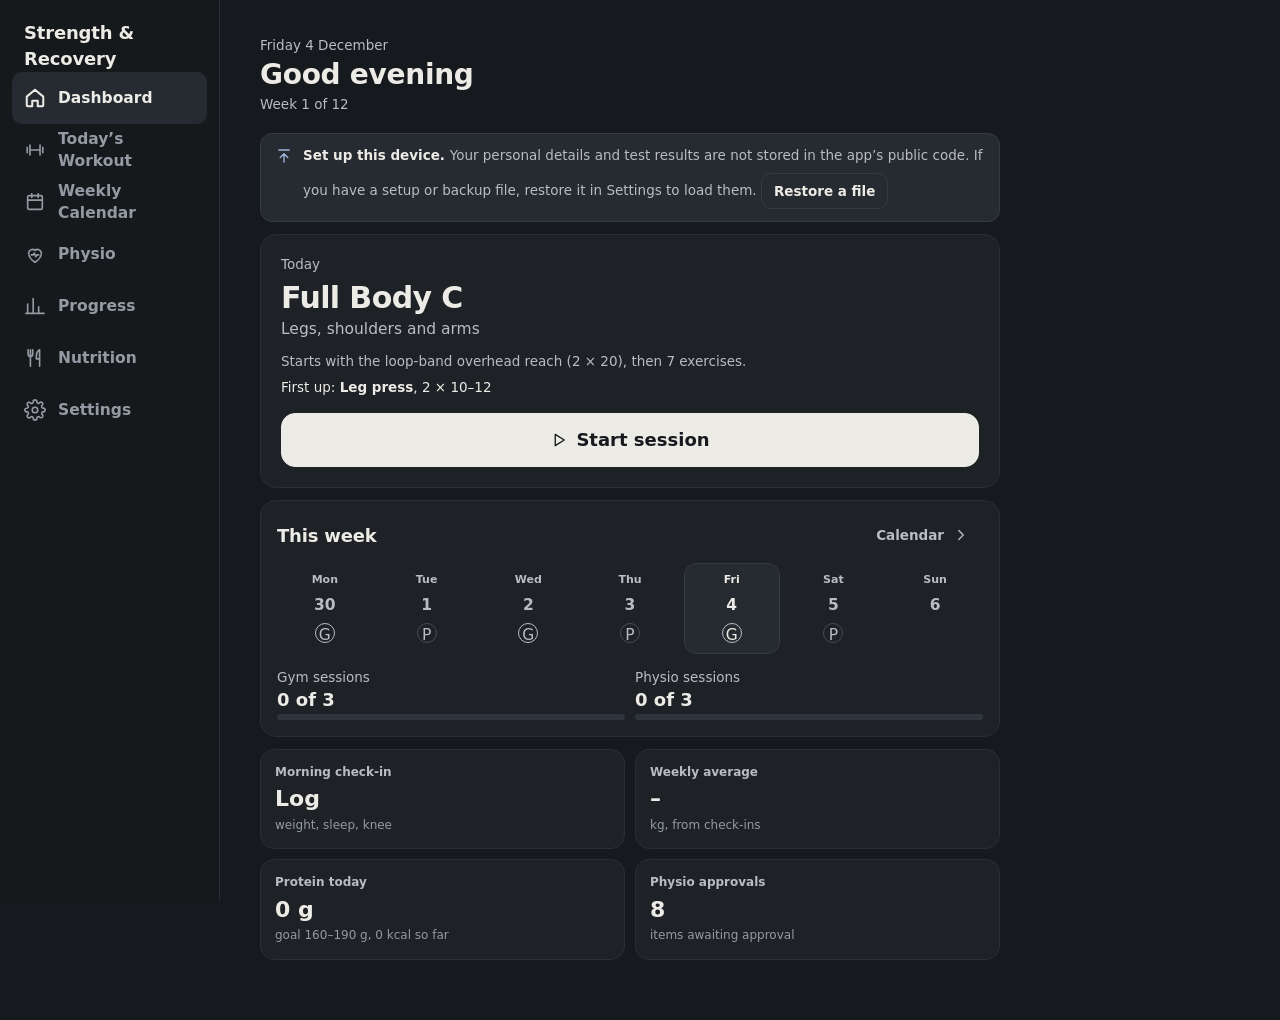
<file: index.html>
<!doctype html>
<html lang="en-GB">
  <head>
    <meta charset="UTF-8" />
    <meta name="viewport" content="width=device-width, initial-scale=1, viewport-fit=cover" />
    <meta name="theme-color" content="#16191d" />
    <meta name="color-scheme" content="dark" />
    <meta name="description" content="Personal strength training, physiotherapy and recovery tracker. Data stays in your browser." />
    <meta name="apple-mobile-web-app-capable" content="yes" />
    <meta name="mobile-web-app-capable" content="yes" />
    <meta name="apple-mobile-web-app-status-bar-style" content="black-translucent" />
    <meta name="apple-mobile-web-app-title" content="Strength" />
    <link rel="icon" type="image/svg+xml" href="./icon.svg" />
    <link rel="apple-touch-icon" href="./apple-touch-icon.png" />
    <link rel="manifest" href="./manifest.webmanifest" />
    <title>Strength &amp; Recovery</title>
  <link rel="stylesheet" href="./assets/app.css" /></head>
  <body>
    <div id="root"></div>
    <noscript>Strength &amp; Recovery needs JavaScript to run.</noscript>
    <script type="module" src="./assets/app.js"></script>
  </body>
</html>
</file>
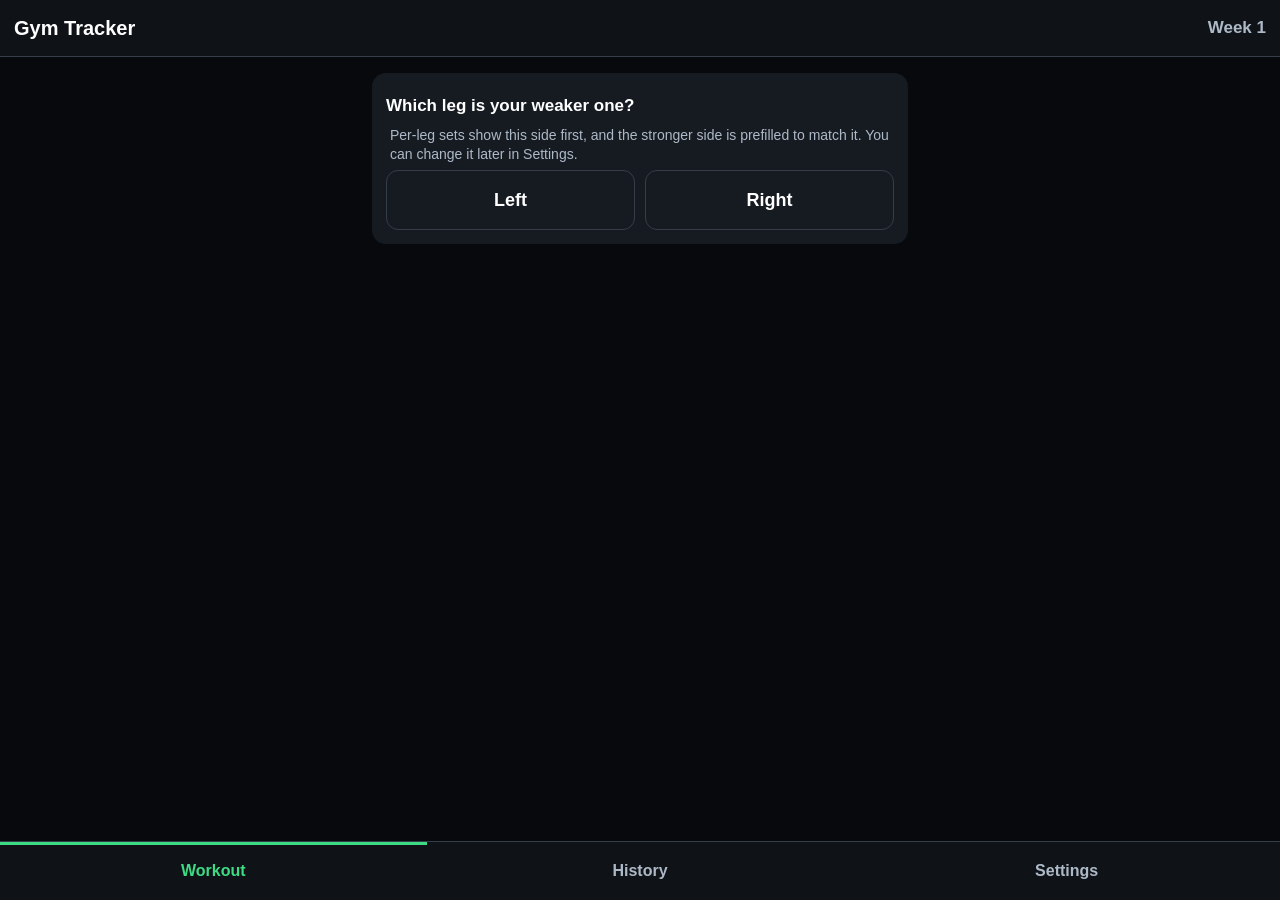
<file: legacy/index.html>
<!DOCTYPE html>
<html lang="en">
<head>
<meta charset="utf-8">
<meta name="viewport" content="width=device-width, initial-scale=1, viewport-fit=cover">
<title>Gym Tracker</title>
<meta name="theme-color" content="#0f1318">
<meta name="mobile-web-app-capable" content="yes">
<meta name="apple-mobile-web-app-capable" content="yes">
<meta name="apple-mobile-web-app-status-bar-style" content="black-translucent">
<meta name="apple-mobile-web-app-title" content="Gym">
<meta name="format-detection" content="telephone=no">
<link rel="manifest" href="manifest.json">
<link rel="icon" type="image/png" href="icon-192.png">
<link rel="apple-touch-icon" href="apple-touch-icon.png">
<style>
:root{--bg:#07090c;--bar:#0f1318;--card:#161b22;--card2:#232a34;--line:#343e4b;--text:#fff;--dim:#aeb9c7;--acc:#3ddc84;--ink:#03170b;--warn:#ffb629;--bad:#ff6b6b;--weak:#62c8ff}
*{box-sizing:border-box}
[hidden]{display:none!important}
html{-webkit-text-size-adjust:100%;text-size-adjust:100%;scroll-padding-top:120px}
body{margin:0;background:var(--bg);color:var(--text);font:17px/1.35 -apple-system,BlinkMacSystemFont,"Segoe UI",Roboto,Helvetica,Arial,sans-serif;overflow-x:hidden;overscroll-behavior-y:contain;-webkit-tap-highlight-color:transparent}
button,.btn{font:inherit;color:inherit;border:0;border-radius:12px;min-height:48px;padding:0 14px;background:var(--card2);touch-action:manipulation;cursor:pointer;-webkit-appearance:none;appearance:none}
button:active,.btn:active{filter:brightness(1.3)}
p{margin:8px 0}

/* pinned top bar: title, session clock, rest timer */
.top{position:sticky;top:0;z-index:15;background:var(--bar);border-bottom:1px solid var(--line);padding:calc(env(safe-area-inset-top) + 8px) 14px 8px}
.bar{display:flex;align-items:center;justify-content:space-between;gap:10px;min-height:40px}
.title{font-size:20px;font-weight:800;min-width:0}
.title small{display:block;font-size:13px;font-weight:500;color:var(--dim)}
.side-note{color:var(--dim);font-weight:700;white-space:nowrap}
.clock{font-size:24px;font-weight:800;font-variant-numeric:tabular-nums;white-space:nowrap;text-align:right}
.clock small{display:block;font-size:11px;font-weight:600;letter-spacing:.08em;text-transform:uppercase;color:var(--dim)}
.clock.over{color:var(--warn)}
.timer{text-align:center;padding-top:4px}
.tlabel{font-size:13px;font-weight:700;letter-spacing:.12em;text-transform:uppercase;color:var(--dim)}
.tnum{font-size:76px;line-height:1;font-weight:800;font-variant-numeric:tabular-nums;margin:2px 0 8px}
.tbtns{display:grid;grid-template-columns:repeat(3,1fr);gap:8px}
.tbtns button{min-height:52px;font-size:18px;font-weight:800}
.timer.over .tnum,.timer.over .tlabel{color:var(--acc)}
.timer.over .adj{display:none}
.timer.over .tbtns{grid-template-columns:1fr}
body.typing .timer{display:flex;align-items:baseline;justify-content:center;gap:12px;padding-top:0}
body.typing .tnum{font-size:34px;margin:0}
body.typing .tbtns{display:none}

main{padding:4px 12px calc(100px + env(safe-area-inset-bottom));max-width:560px;margin:0 auto}
h2,.label{font-size:13px;font-weight:700;letter-spacing:.09em;text-transform:uppercase;color:var(--dim);margin:22px 4px 8px}
.card{background:var(--card);border-radius:14px;padding:14px;margin:12px 0}
.note{border-left:5px solid var(--weak)}
.note.warn{border-left-color:var(--warn)}
.note.bad{border-left-color:var(--bad);background:#2a1414}
.meta{color:var(--dim);font-size:14px;margin:6px 4px}
.big{display:block;width:100%;min-height:80px;padding:14px 16px;border-radius:16px;text-align:left}
.big b{display:block;font-size:25px;line-height:1.2}
.big span{display:block;font-size:15px;font-weight:600;opacity:.85}
.go{background:var(--acc);color:var(--ink);font-weight:800}
.ghost{background:transparent;border:1.5px solid var(--line);font-weight:700}
.danger{background:transparent;border:1.5px solid #6a2c2c;color:var(--bad);font-weight:700}
.wide{display:flex;align-items:center;justify-content:center;width:100%;min-height:56px;margin-top:10px;font-size:18px}
.two{display:grid;grid-template-columns:1fr 1fr;gap:10px}
.two button{min-height:60px;font-size:18px}
.badge{display:inline-block;margin-top:8px;padding:5px 9px;border-radius:8px;background:var(--warn);color:#211500;font-size:14px;font-weight:800}

/* workout */
.ex{background:var(--card);border-radius:14px;padding:12px 14px;margin:8px 0}
.ex .n{font-size:18px;font-weight:800;overflow-wrap:anywhere}
.ex .n small{font-size:14px;font-weight:500;color:var(--dim)}
.ex .t{margin-top:2px}
.ex .t b{font-size:18px;font-variant-numeric:tabular-nums}
.ex .e,.ex .w{color:var(--dim);font-size:15px}
.ex .w{margin-top:6px}
.set{background:var(--card);border:2px solid transparent;border-radius:14px;padding:8px;margin:8px 0}
.set.cur{border-color:var(--acc)}
.sh{display:flex;justify-content:space-between;align-items:baseline;gap:10px;padding:2px 6px;font-size:15px}
.sh b{overflow-wrap:anywhere}
.sh span{color:var(--dim);white-space:nowrap}
.set.cur .sh span{color:var(--acc);font-weight:800}
.row{display:flex;align-items:center;gap:10px;width:100%;min-height:52px;margin-top:6px;padding:6px 12px;border-radius:10px;text-align:left}
.sd{flex:none;min-width:48px;font-size:15px;font-weight:800}
.sd.wk{color:var(--weak)}
.v{flex:1;min-width:0;font-size:20px;font-weight:700;font-variant-numeric:tabular-nums}
.row.todo .v{color:var(--dim);font-weight:600}
.rr{flex:none;color:var(--dim);font-size:14px}
.ck{flex:none;display:grid;place-items:center;width:28px;height:28px;border:2px solid var(--line);border-radius:50%;font-size:16px;font-weight:900}
.row.done .ck{background:var(--acc);border-color:var(--acc);color:var(--ink)}
.entry{margin-top:6px;padding:10px;border-radius:12px;background:#0a140f;border:1px solid #1f3a2b}
.el{display:flex;flex-wrap:wrap;align-items:baseline;gap:2px 10px;margin-bottom:8px}
.who{font-size:20px;font-weight:900;letter-spacing:.03em}
.who.wk{color:var(--weak)}
.tg{color:var(--dim);font-size:14px}
.inputs{display:grid;grid-template-columns:1fr 1fr;gap:10px}
.f{position:relative;min-width:0}
.f input{display:block;width:100%;height:74px;margin:0;padding:0 4px 16px;border:2px solid var(--line);border-radius:12px;background:#000;color:#fff;font-family:inherit;font-size:36px;font-weight:800;font-variant-numeric:tabular-nums;text-align:center;-webkit-appearance:none;appearance:none}
.f input:focus{outline:none;border-color:var(--acc)}
.f input.err{border-color:var(--bad)}
.f span{position:absolute;left:0;right:0;bottom:7px;text-align:center;font-size:12px;color:var(--dim);pointer-events:none}
.rl{margin:10px 2px 4px;font-size:13px;color:var(--dim)}
.rir{display:grid;grid-template-columns:repeat(5,1fr);gap:6px}
.rir button{padding:0;font-size:19px;font-weight:800}
.rir button.on{background:var(--weak);color:#00131d}
.log{width:100%;min-height:66px;margin-top:10px;background:var(--acc);color:var(--ink);font-size:23px;font-weight:900}
.ci{margin-top:6px;padding:8px 10px;border:1px solid var(--warn);border-radius:10px;background:#2a2000;color:#ffe4ad;font-size:15px}
.adds button{width:100%;margin-top:8px}

/* history */
details{background:var(--card);border-radius:14px;margin:8px 0;overflow:hidden}
summary{display:flex;flex-direction:column;justify-content:center;min-height:58px;padding:10px 14px;list-style:none;cursor:pointer}
summary::-webkit-details-marker{display:none}
summary b{font-size:17px;overflow-wrap:anywhere}
summary span{color:var(--dim);font-size:14px}
details[open]>summary b::after{content:" ▾";color:var(--dim)}
.hs{padding:10px 14px;border-top:1px solid var(--line)}
.hh{display:flex;justify-content:space-between;gap:10px;font-size:15px;color:var(--dim)}
.hh .g{color:var(--text);font-weight:800;white-space:nowrap}
.grid{display:grid;grid-template-columns:auto 1fr 1fr;gap:4px 12px;margin-top:6px;font-size:16px;font-variant-numeric:tabular-nums}
.grid.one{grid-template-columns:auto 1fr}
.grid .c{color:var(--dim);font-size:13px;align-self:center}
.grid .c.wk{color:var(--weak);font-weight:700}
.grid small{color:var(--dim);font-size:12px;white-space:nowrap}

/* bottom tabs, confirm sheet, toast */
nav{position:fixed;left:0;right:0;bottom:0;z-index:20;display:flex;background:var(--bar);border-top:1px solid var(--line);padding-bottom:env(safe-area-inset-bottom)}
nav button{flex:1;min-height:58px;padding:0;border-radius:0;background:none;color:var(--dim);font-size:16px;font-weight:700}
nav button.on{color:var(--acc);box-shadow:inset 0 3px 0 var(--acc)}
body.typing nav{display:none}
.modal{position:fixed;inset:0;z-index:50;display:flex;align-items:flex-end;justify-content:center;padding:16px;background:rgba(0,0,0,.78)}
.box{width:100%;max-width:480px;margin-bottom:env(safe-area-inset-bottom);padding:18px;border-radius:16px;background:var(--card);border:1px solid var(--line)}
.box p{margin:0 0 6px;font-size:18px}
#toast{position:fixed;left:12px;right:12px;bottom:calc(72px + env(safe-area-inset-bottom));z-index:60;max-width:536px;margin:0 auto;padding:12px 14px;border-radius:12px;background:#fff;color:#000;font-weight:700;text-align:center}
.vh{position:absolute;width:1px;height:1px;opacity:0;overflow:hidden;clip:rect(0 0 0 0)}
</style>
</head>
<body>
<div id="app"></div>
<nav>
  <button data-act="nav" data-v="home">Workout</button>
  <button data-act="nav" data-v="history">History</button>
  <button data-act="nav" data-v="settings">Settings</button>
</nav>
<div id="modal" class="modal" hidden></div>
<div id="toast" hidden></div>

<script>
'use strict';

/* ================= The program ================= */
// kind: opener | compound (presses, rows, pulldown) | iso (curls, extensions, calf raises, lateral raises) | physio
const EX = {
  rfess:     {name:'Rear-foot-elevated split squat', detail:'dumbbells', sets:3, lo:5, hi:8, leg:true, kind:'opener'},
  hamcurl:   {name:'Single-leg hamstring curl', sets:3, lo:8, hi:12, leg:true, kind:'iso'},
  bench:     {name:'Dumbbell bench press', sets:3, lo:6, hi:10, kind:'compound', unit:'kg per dumbbell'},
  calfstand: {name:'Standing single-leg calf raise', detail:'dumbbell, on a step', sets:3, lo:8, hi:12, leg:true, kind:'iso'},
  csrow:     {name:'Chest-supported dumbbell row', sets:3, lo:8, hi:12, kind:'compound', unit:'kg per dumbbell'},
  latraise:  {name:'Dumbbell lateral raise', sets:2, lo:12, hi:15, kind:'iso', unit:'kg per dumbbell'},

  slrdl:     {name:'Single-leg Romanian deadlift', detail:'dumbbell, free hand on a rack', sets:3, lo:6, hi:8, leg:true, kind:'opener'},
  legext:    {name:'Single-leg leg extension', sets:3, lo:10, hi:15, leg:true, kind:'iso'},
  shoulder:  {name:'Seated dumbbell shoulder press', sets:3, lo:6, hi:10, kind:'compound', unit:'kg per dumbbell'},
  calfseat:  {name:'Seated single-leg calf raise', sets:3, lo:12, hi:15, leg:true, kind:'iso'},
  latpull:   {name:'Iso-lateral lat pulldown', sets:3, lo:8, hi:12, kind:'compound', unit:'kg per side'},
  curl:      {name:'Dumbbell curl', detail:'both arms together', sets:2, lo:10, hi:15, kind:'iso', unit:'kg per dumbbell'},

  legpress:  {name:'Single-leg leg press', sets:3, lo:5, hi:8, leg:true, kind:'opener', step:5},
  calfpress: {name:'Single-leg calf press', detail:'on the leg press', sets:3, lo:10, hi:15, leg:true, kind:'iso'},
  incline:   {name:'Incline dumbbell press', sets:3, lo:8, hi:12, kind:'compound', unit:'kg per dumbbell'},
  seatrow:   {name:'Iso-lateral seated row', sets:3, lo:8, hi:12, kind:'compound', unit:'kg per side'},
  triceps:   {name:'Lying dumbbell triceps extension', detail:'one dumbbell per hand', sets:2, lo:10, hi:15, kind:'iso', unit:'kg per dumbbell'},

  clam:      {name:'Clamshell', detail:'light band', sets:2, lo:15, hi:15, leg:true, kind:'physio'},
  donkey:    {name:'Donkey kick', sets:3, lo:12, hi:15, leg:true, kind:'physio'},
  hipthrust: {name:'Single-leg hip thrust', detail:'bodyweight, shoulders on a bench', sets:3, lo:8, hi:12, leg:true, kind:'physio'},
  abduct:    {name:'Side-lying hip abduction', sets:2, lo:12, hi:15, leg:true, kind:'physio'}
};

// Each workout is a list of [heading, exercise]. Exercises are done one after another:
// every set of one, then on to the next.
const PLAN = {
  A: {name:'Workout A', focus:'Quads lead', ex:[
    ['Opener', 'rfess'], ['Exercise 2', 'hamcurl'], ['Exercise 3', 'bench'],
    ['Exercise 4', 'calfstand'], ['Exercise 5', 'csrow'], ['Finisher', 'latraise']]},
  B: {name:'Workout B', focus:'Hamstrings lead', ex:[
    ['Opener', 'slrdl'], ['Exercise 2', 'legext'], ['Exercise 3', 'shoulder'],
    ['Exercise 4', 'calfseat'], ['Exercise 5', 'latpull'], ['Finisher', 'curl']]},
  C: {name:'Workout C', focus:'Quads and glutes lead', ex:[
    ['Opener', 'legpress'], ['Exercise 2', 'calfpress'], ['Exercise 3', 'hamcurl'],
    ['Exercise 4', 'incline'], ['Exercise 5', 'seatrow'], ['Exercise 6', 'triceps']]},
  P: {name:'Glute physio', focus:'15–20 min · bodyweight or light band', ex:[
    ['', 'clam'], ['', 'donkey'], ['', 'hipthrust'], ['', 'abduct']]}
};
const NEXT = {A:'B', B:'C', C:'A'};
const REST = {opener:150, physio:40, other:75};   // seconds
const SIDE = {L:'Left', R:'Right'};
const PHYSIO_GUIDE = 'Slow reps with a 1–2 second squeeze at the top. Stop 3+ reps short of failure. Stay pain-free. Progress with more reps or a longer squeeze rather than load.';
const KEY = 'gymTracker.v1';

/* ================= State ================= */
function fresh(){ return {v:1, settings:{weakLeg:null}, sessions:[], active:null, lastBackup:null}; }
function load(){
  try{
    const s = JSON.parse(localStorage.getItem(KEY));
    if (s && s.v === 1 && s.settings && Array.isArray(s.sessions)) return s;
  }catch(e){}
  return fresh();
}
function save(){
  clearTimeout(saveT);
  try{ localStorage.setItem(KEY, JSON.stringify(state)); }
  catch(e){ toast('Could not save. Phone storage may be full or blocked.'); }
}
let saveT = 0;
function saveSoon(){ clearTimeout(saveT); saveT = setTimeout(save, 250); }

let state = load();
let view = 'home';     // home (workout when one is running) | history | settings
let sel = null;        // entry opened by tapping it; otherwise the next set in order is open
let modalFn = null;
let lastLog = 0;

/* ================= Helpers ================= */
const $ = id => document.getElementById(id);
function esc(s){ return String(s).replace(/[&<>"']/g, c => ({'&':'&amp;','<':'&lt;','>':'&gt;','"':'&quot;',"'":'&#39;'}[c])); }
function weak(){ return state.settings.weakLeg === 'R' ? 'R' : 'L'; }
function strong(){ return weak() === 'L' ? 'R' : 'L'; }
function sidesOf(d){ return d.leg ? [weak(), strong()] : ['B']; }
function num(v){
  if (v == null || v === '') return null;
  const n = parseFloat(String(v).replace(',', '.'));
  return isFinite(n) && n >= 0 ? n : null;
}
function fmtKg(w){ return String(Math.round(w * 100) / 100); }
function range(d){ return d.lo === d.hi ? String(d.lo) : d.lo + '–' + d.hi; }
function entryText(w, r){
  const reps = (r === '' || r == null || (typeof r === 'number' && isNaN(r))) ? null : r;
  if (w == null) return reps == null ? '—' : reps + ' reps';
  return fmtKg(w) + ' kg × ' + (reps == null ? '?' : reps);
}
function fmtClock(ms){
  const t = Math.max(0, Math.floor(ms / 1000)), h = Math.floor(t / 3600), m = Math.floor(t % 3600 / 60), s = t % 60;
  return (h ? h + ':' + String(m).padStart(2, '0') : m) + ':' + String(s).padStart(2, '0');
}
function fmtDate(ts){
  const d = new Date(ts), o = {weekday:'short', day:'numeric', month:'short'};
  if (d.getFullYear() !== new Date().getFullYear()) o.year = 'numeric';
  return d.toLocaleDateString('en-GB', o);
}
function fmtDateTime(ts){
  return new Date(ts).toLocaleString('en-GB', {day:'numeric', month:'short', year:'numeric', hour:'2-digit', minute:'2-digit'});
}
function mins(s){ return Math.max(1, Math.round((s.end - s.start) / 60000)); }
function pct(g){ const n = Math.round(g); return (n === 0 ? 0 : n) + '%'; }
function dayNum(ts){ const d = new Date(ts); return Math.floor(Date.UTC(d.getFullYear(), d.getMonth(), d.getDate()) / 864e5); }

// Weeks are counted from the day of the first logged session: days 1–7 are week 1, and so on.
function firstStart(){
  let t = null;
  state.sessions.forEach(s => { if (t == null || s.start < t) t = s.start; });
  if (state.active && (t == null || state.active.start < t)) t = state.active.start;
  return t;
}
function weekOf(ts){
  const f = firstStart();
  return f == null ? 1 : Math.max(1, Math.floor((dayNum(ts) - dayNum(f)) / 7) + 1);
}
function isCheckinWeek(week){ return week % 4 === 0; }

function lastSets(id){
  for (let i = state.sessions.length - 1; i >= 0; i--){
    const e = state.sessions[i].ex.find(x => x.id === id);
    if (e && e.sets.length) return e.sets;
  }
  return [];
}
function lastOfType(test){
  for (let i = state.sessions.length - 1; i >= 0; i--) if (test(state.sessions[i])) return state.sessions[i];
  return null;
}
function nextWorkout(){ const l = lastOfType(s => s.type !== 'P'); return l ? NEXT[l.type] : 'A'; }
function planIds(type){ return PLAN[type].ex.map(x => x[1]); }

/* ---- progression ---- */
// Double progression: every working set last time reached the top of the range (weaker side for per-leg work).
function goUp(id){
  const d = EX[id];
  if (d.kind === 'physio') return false;       // physio progresses with reps or squeeze, not load
  const sets = lastSets(id), k = d.leg ? weak() : 'B';
  return sets.length >= d.sets && sets.every(s => s[k] && s[k].r >= d.hi);
}

/* ---- left/right gap ---- */
// Gap = (strong − weak) ÷ strong. At the same weight that is a comparison of reps;
// if the weights differ, weight × reps is compared instead.
function gapOf(sets){
  const wk = weak(), st = strong(), pairs = sets.filter(s => s[wk] && s[st]);
  if (!pairs.length) return null;
  const useW = pairs.every(s => s[wk].w > 0 && s[st].w > 0);
  let a = 0, b = 0;
  pairs.forEach(s => { a += (useW ? s[wk].w : 1) * s[wk].r; b += (useW ? s[st].w : 1) * s[st].r; });
  return b > 0 ? (b - a) / b * 100 : null;
}
function checkins(id){
  const out = [];
  state.sessions.forEach(s => {
    const e = s.ex.find(x => x.id === id), t = e && e.sets.find(x => x.ci && x.L && x.R);
    const g = t ? gapOf([t]) : null;
    if (g != null) out.push({t: s.start, gap: g});
  });
  return out;
}
function physioFlag(id){
  const c = checkins(id);
  if (c.length < 2) return null;
  const a = c[c.length - 2].gap, b = c[c.length - 1].gap, why = [];
  if (a > 10 && b > 10) why.push('over 10% on two check-ins in a row');
  if (b > a && b > 0) why.push('getting bigger');
  return why.length ? `the gap is ${why.join(' and ')} (${pct(a)}, then ${pct(b)})` : null;
}
function flagHtml(id){
  const f = physioFlag(id);
  return f ? `<b>Raise this with your physio.</b> ${esc(EX[id].name)}: ${esc(f)}.` : '';
}
const OPENERS = Object.keys(EX).filter(id => EX[id].kind === 'opener');

/* ---- effort targets and warm-ups ---- */
function effort(d, week){
  if (d.kind === 'opener') return week <= 2 ? '2 RIR (first two weeks)' : '1–2 RIR';
  if (d.kind === 'compound') return '1–2 RIR';
  if (d.kind === 'iso') return 'last set can go to 0–1 RIR';
  return '3+ RIR';
}
function effortForSet(d, week, isLast, ci){
  if (ci) return 'take it to 1 RIR';
  if (d.kind === 'iso') return isLast ? 'can go to 0–1 RIR' : '';
  return effort(d, week);
}
function workingWeight(exo){
  const d = EX[exo.id], t = exo.sets[0];
  if (!t) return null;
  const w = num(d.leg ? t[weak()].w : t.B.w);
  return w > 0 ? w : null;
}
function roundW(w, d){ const step = d.step || (w < 10 ? 1 : 2.5); return Math.round(w / step) * step; }
function warmText(exo){
  const d = EX[exo.id], w = workingWeight(exo);
  if (d.kind === 'opener') return w
    ? `Warm-up, per leg (not logged): about 50% ≈ ${fmtKg(roundW(w * 0.5, d))} kg × 8, then about 75% ≈ ${fmtKg(roundW(w * 0.75, d))} kg × 3–4`
    : 'Warm-up, per leg (not logged): about 50% of your working weight × 8, then about 75% × 3–4';
  return w
    ? `Warm-up (not logged): 1 ramp-up set, about 60% ≈ ${fmtKg(roundW(w * 0.6, d))} kg × 6`
    : 'Warm-up (not logged): 1 ramp-up set at about 60% of your working weight × 6';
}

/* ================= Running a session ================= */
function blank(w, r){ w = w == null ? '' : String(w); return {w, r: r == null ? '' : String(r), pw: w, rir: null, done: false}; }

// One set, prefilled from the same set last session. The stronger side copies the weaker side,
// except on a check-in set where only the weight is copied and the reps are left to log.
function newSet(d, prev, i, ci){
  const p = prev.length ? prev[Math.min(i, prev.length - 1)] : null;
  if (!d.leg) return {B: p && p.B ? blank(p.B.w, p.B.r) : blank()};
  const wk = weak(), st = strong(), src = p && (p[wk] || p[st]);
  const a = src ? blank(src.w, src.r) : blank();
  const set = {};
  set[wk] = a;
  set[st] = blank(a.w, ci ? '' : a.r);
  if (ci) set.ci = true;
  return set;
}

function startSession(type){
  const now = Date.now(), week = weekOf(now), ci = type !== 'P' && isCheckinWeek(week);
  const s = {id: now, type, start: now, week, ci, ex: [], timer: null, last: null};
  planIds(type).forEach(id => {
    const d = EX[id], prev = lastSets(id), sets = [];
    for (let i = 0; i < d.sets; i++) sets.push(newSet(d, prev, i, ci && d.kind === 'opener' && i === d.sets - 1));
    s.ex.push({id, sets});
  });
  state.active = s;
  sel = null; view = 'home';
  save(); wake();
  if (navigator.storage && navigator.storage.persist) navigator.storage.persist().catch(() => {});
  render();
  window.scrollTo(0, 0);
}

// Every entry in the order it is performed: exercise by exercise, set by set, weaker side first.
function steps(s){
  const out = [];
  s.ex.forEach((exo, ei) => exo.sets.forEach((set, si) => sidesOf(EX[exo.id]).forEach(side => out.push({ei, si, side}))));
  return out;
}
function entryAt(s, x){ const exo = s.ex[x.ei], set = exo && exo.sets[x.si]; return set ? set[x.side] : null; }
function same(a, b){ return !!a && !!b && a.ei === b.ei && a.si === b.si && a.side === b.side; }
// The next entry to do: the first unticked one after the entry ticked most recently.
function current(s){
  const st = steps(s);
  let from = 0;
  if (s.last){ const i = st.findIndex(x => same(x, s.last)); if (i >= 0) from = i + 1; }
  for (let k = 0; k < st.length; k++){
    const x = st[(from + k) % st.length];
    if (!entryAt(s, x).done) return x;
  }
  return null;
}
function restFor(s, d){ return s.type === 'P' ? REST.physio : d.kind === 'opener' ? REST.opener : REST.other; }

// A changed weight carries on to the sets still to come, so going up only needs typing once.
function carry(exo, d, si, side, e){
  if (d.leg && side !== weak()) return;
  const changed = e.w !== e.pw;
  for (let i = si + 1; i < exo.sets.length; i++){
    const t = exo.sets[i];
    sidesOf(d).forEach(k => {
      const y = t[k];
      if (y.done) return;
      if (changed) y.w = e.w;
      if (y.r === '' && !(t.ci && k === strong())) y.r = e.r;
    });
  }
}

function logEntry(x){
  const s = state.active, exo = s && s.ex[x.ei], set = exo && exo.sets[x.si], e = set && set[x.side];
  if (!e) return;
  const d = EX[exo.id], w = num(e.w), r = parseInt(e.r, 10), bad = [];
  if (d.kind !== 'physio' && w == null) bad.push('w');
  if (!(r > 0)) bad.push('r');
  if (bad.length){
    bad.forEach(f => { const i = document.querySelector(`input[data-f="${f}"]`); if (i) i.classList.add('err'); });
    const first = document.querySelector(`input[data-f="${bad[0]}"]`);
    if (first) first.focus();
    toast(bad[0] === 'w' ? 'Enter the weight' : 'Enter the reps');
    return;
  }
  e.w = w == null ? '' : fmtKg(w);
  e.r = String(r);
  const was = e.done;
  e.done = true;
  if (d.leg && x.side === weak()){
    const o = set[strong()];
    if (!o.done){ o.w = e.w; if (!set.ci) o.r = e.r; }
  }
  if (!was){
    carry(exo, d, x.si, x.side, e);
    s.last = {ei: x.ei, si: x.si, side: x.side};
    s.timer = null;
    // Rest starts once the whole set is done (both legs on per-leg work), unless nothing is left.
    if (sidesOf(d).every(k => set[k].done) && current(s)) s.timer = {end: Date.now() + restFor(s, d) * 1000, rang: false};
  }
  sel = null;
  lastLog = Date.now();
  save();
  render(true);
}

function addSet(ei){
  const s = state.active, exo = s.ex[ei], d = EX[exo.id], prev = exo.sets[exo.sets.length - 1];
  let set;
  if (d.leg){
    const p = prev && prev[weak()], a = p ? blank(p.w, p.r) : blank();
    set = {}; set[weak()] = a; set[strong()] = blank(a.w, a.r);
  } else set = {B: prev ? blank(prev.B.w, prev.B.r) : blank()};
  exo.sets.push(set);
  sel = {ei, si: exo.sets.length - 1, side: d.leg ? weak() : 'B'};
  save();
  render(true);
}
function deleteSet(ei, si){
  const s = state.active, exo = s.ex[ei];
  exo.sets.splice(si, 1);
  if (s.last && s.last.ei === ei){
    if (s.last.si === si) s.last = null;
    else if (s.last.si > si) s.last.si--;
  }
  sel = null;
  save();
  render();
}

// Keeps only ticked entries. Returns the saved shape plus how many sets were left unticked.
function collect(s){
  const ex = [];
  let open = 0;
  s.ex.forEach(exo => {
    const d = EX[exo.id], sets = [];
    exo.sets.forEach(set => {
      const o = {};
      let any = false, all = true;
      (d.leg ? ['L', 'R'] : ['B']).forEach(k => {
        const e = set[k], r = parseInt(e.r, 10);
        if (e.done && r > 0){ o[k] = {w: num(e.w), r, rir: e.rir}; any = true; }
        else { all = false; if (d.leg) o[k] = null; }
      });
      if (!all) open++;
      if (any){ if (set.ci) o.ci = true; sets.push(o); }
    });
    if (sets.length) ex.push({id: exo.id, sets});
  });
  return {ex, open};
}
function finishSession(){
  const s = state.active, c = collect(s);
  state.sessions.push({id: s.id, type: s.type, start: s.start, end: Date.now(), week: s.week, ex: c.ex});
  state.active = null;
  sel = null;
  save(); unwake();
  render();
  window.scrollTo(0, 0);
  toast(`${PLAN[s.type].name} saved · ${mins(state.sessions[state.sessions.length - 1])} min`);
}
function discardSession(){
  state.active = null; sel = null;
  save(); unwake();
  render();
  window.scrollTo(0, 0);
}

/* ================= Rest timer, beep, screen wake ================= */
// The timer is only an end time. What is shown is always worked out from the clock,
// so it stays right after the phone has been locked or the app was in the background.
let actx = null, wakeLock = null;
function unlockAudio(){
  try{
    if (!actx){ const C = window.AudioContext || window.webkitAudioContext; if (!C) return; actx = new C(); }
    if (actx.state !== 'running') actx.resume();
  }catch(e){}
}
function beep(){
  if (!actx) return;
  try{
    if (actx.state !== 'running') actx.resume();
    const t = actx.currentTime + 0.02;
    [0, 0.28, 0.56].forEach(at => {
      const o = actx.createOscillator(), g = actx.createGain();
      o.type = 'square'; o.frequency.value = 880;
      g.gain.setValueAtTime(0.0001, t + at);
      g.gain.exponentialRampToValueAtTime(0.35, t + at + 0.02);
      g.gain.exponentialRampToValueAtTime(0.0001, t + at + 0.2);
      o.connect(g); g.connect(actx.destination);
      o.start(t + at); o.stop(t + at + 0.22);
    });
  }catch(e){}
}
function restOver(){
  beep();
  try{ if (navigator.vibrate) navigator.vibrate([300, 120, 300, 120, 300]); }catch(e){}
}
async function wake(){
  if (!state.active || !('wakeLock' in navigator) || document.hidden) return;
  try{ if (!wakeLock || wakeLock.released) wakeLock = await navigator.wakeLock.request('screen'); }catch(e){}
}
function unwake(){ if (wakeLock){ wakeLock.release().catch(() => {}); wakeLock = null; } }

function tick(){
  const s = state.active;
  if (!s) return;
  const now = Date.now(), t = s.timer;
  if (t && !t.rang && now >= t.end){ t.rang = true; save(); restOver(); }
  const c = $('clockNum'), box = $('timer');
  if (!c || !box) return;
  const run = now - s.start;
  c.textContent = fmtClock(run);
  c.parentNode.classList.toggle('over', run >= 3600000);
  if (!t){ box.hidden = true; return; }
  box.hidden = false;
  box.classList.toggle('over', t.rang);
  $('tlabel').textContent = t.rang ? 'Rest over' : 'Rest';
  $('tnum').textContent = t.rang ? 'GO' : fmtClock(Math.ceil((t.end - now) / 1000) * 1000);
  $('tskip').textContent = t.rang ? 'OK' : 'Skip';
}

/* ================= Screens ================= */
function head(title, right){
  return `<header class="top"><div class="bar"><div class="title">${title}</div>${right || ''}</div></header>`;
}

function vHome(){
  const wk = weekOf(Date.now());
  let h = head('Gym Tracker', `<div class="side-note">Week ${wk}</div>`) + '<main>';
  if (!state.settings.weakLeg){
    return h + `<div class="card"><p><b>Which leg is your weaker one?</b></p>
      <p class="meta">Per-leg sets show this side first, and the stronger side is prefilled to match it. You can change it later in Settings.</p>
      <div class="two"><button class="ghost" data-act="weak" data-leg="L">Left</button><button class="ghost" data-act="weak" data-leg="R">Right</button></div></div></main>`;
  }
  OPENERS.forEach(id => { const f = flagHtml(id); if (f) h += `<div class="card note bad">${f}</div>`; });
  if (isCheckinWeek(wk)) h += `<div class="card note warn"><b>Check-in week.</b> On the last set of each opener, take each leg to 1 RIR at the same weight and log the reps you get.</div>`;

  const next = nextWorkout(), lastGym = lastOfType(s => s.type !== 'P'), lastP = lastOfType(s => s.type === 'P');
  h += `<div class="label">Next in your rotation</div>
    <button class="big go" data-act="start" data-type="${next}"><b>Start ${PLAN[next].name}</b><span>${PLAN[next].focus}</span></button>`;
  const ups = planIds(next).filter(goUp).map(id => EX[id].name);
  if (ups.length) h += `<p class="meta"><b>Go up this time:</b> ${esc(ups.join(', '))}</p>`;
  h += `<p class="meta">${lastGym ? `Last gym session: ${PLAN[lastGym.type].name} · ${fmtDate(lastGym.start)} · ${mins(lastGym)} min` : 'No gym sessions logged yet.'}</p>`;
  h += `<div class="label">Or pick another</div><div class="two">` +
    ['A', 'B', 'C'].filter(t => t !== next).map(t => `<button class="ghost" data-act="start" data-type="${t}">${PLAN[t].name}</button>`).join('') + `</div>`;
  h += `<div class="label">Non-gym day</div>
    <button class="big" data-act="start" data-type="P"><b>Start glute physio</b><span>${PLAN.P.focus}</span></button>
    <p class="meta">${lastP ? `Last physio session: ${fmtDate(lastP.start)} · ${mins(lastP)} min` : 'No physio sessions logged yet.'}</p>`;
  return h + '</main>';
}

function rowHtml(x, e, d){
  const side = d.leg ? `<span class="sd${x.side === weak() ? ' wk' : ''}">${SIDE[x.side]}</span>` : '';
  return `<button class="row ${e.done ? 'done' : 'todo'}" id="r-${x.ei}-${x.si}-${x.side}" data-act="sel" data-ei="${x.ei}" data-si="${x.si}" data-side="${x.side}">${side}<span class="v">${esc(entryText(num(e.w), e.r))}</span>${e.rir != null ? `<span class="rr">RIR ${e.rir}</span>` : ''}<span class="ck">${e.done ? '✓' : ''}</span></button>`;
}
function entryHtml(s, x, e, d, set, isLast){
  const at = `data-ei="${x.ei}" data-si="${x.si}" data-side="${x.side}"`;
  const isWeak = d.leg && x.side === weak();
  const who = d.leg ? SIDE[x.side].toUpperCase() + ' LEG' : 'BOTH ARMS';
  const about = !d.leg ? '' : isWeak ? 'weaker side' : set.ci ? 'stronger side · log your real reps' : 'stronger side · matched to ' + SIDE[weak()].toLowerCase();
  const eff = effortForSet(d, s.week, isLast, set.ci);
  const unit = d.kind === 'physio' ? 'kg (optional)' : d.unit || 'kg';
  return `<div class="entry">
    <div class="el"><span class="who${isWeak ? ' wk' : ''}">${who}</span>${about ? `<span class="tg">${about}</span>` : ''}<span class="tg">Target ${range(d)} reps${eff ? ' · ' + eff : ''}</span></div>
    <div class="inputs">
      <label class="f"><input type="text" inputmode="decimal" autocomplete="off" enterkeyhint="next" value="${esc(e.w)}" data-f="w" ${at} aria-label="Weight in kg"><span>${unit}</span></label>
      <label class="f"><input type="text" inputmode="numeric" pattern="[0-9]*" autocomplete="off" enterkeyhint="done" value="${esc(e.r)}" data-f="r" ${at} aria-label="Reps"><span>reps</span></label>
    </div>
    <div class="rl">RIR (optional)</div>
    <div class="rir">${[0, 1, 2, 3, 4].map(n => `<button class="${e.rir === n ? 'on' : ''}" data-act="rir" data-n="${n}" ${at}>${n}</button>`).join('')}</div>
    <button class="log" data-act="log" ${at}>${e.done ? 'Save changes' : '✓ Done'}</button>
    ${e.done ? `<button class="wide danger" data-act="delset" ${at}>Delete this set</button>` : ''}
  </div>`;
}
function setHtml(s, ei, si, cur, act){
  const exo = s.ex[ei], d = EX[exo.id], set = exo.sets[si], isCur = !!cur && cur.ei === ei && cur.si === si;
  let h = `<div class="set${isCur ? ' cur' : ''}"><div class="sh"><b>${esc(d.name)}</b><span>${isCur ? 'NOW · ' : ''}Set ${si + 1} of ${exo.sets.length}</span></div>`;
  if (set.ci) h += `<div class="ci"><b>Check-in set.</b> Take each leg to 1 RIR at the same weight and log the reps you get. Do not match the stronger leg to the weaker one.</div>`;
  sidesOf(d).forEach(side => {
    const x = {ei, si, side}, e = set[side];
    h += same(act, x) ? entryHtml(s, x, e, d, set, si === exo.sets.length - 1) : rowHtml(x, e, d);
  });
  return h + '</div>';
}
function infoHtml(s, ei, firstUpper){
  const exo = s.ex[ei], d = EX[exo.id];
  let h = `<div class="ex"><div class="n">${esc(d.name)}${d.detail ? ` <small>(${esc(d.detail)})</small>` : ''}</div>
    <div class="t"><b>${d.sets} × ${range(d)}</b>${d.leg ? ' per leg' : ''} <span class="e">· Effort: ${effort(d, s.week)}</span></div>`;
  if (goUp(exo.id)) h += `<div class="badge">GO UP: you hit ${d.hi} reps on every set last time. Pick a heavier weight.</div>`;
  if (d.kind === 'opener' || exo.id === firstUpper) h += `<div class="w" id="wu-${ei}">${esc(warmText(exo))}</div>`;
  return h + '</div>';
}
function vWorkout(){
  const s = state.active, plan = PLAN[s.type], cur = current(s), act = sel || cur;
  const firstUpper = planIds(s.type).find(id => !EX[id].leg);
  let h = `<header class="top"><div class="bar"><div class="title">${plan.name}<small>${plan.focus}</small></div>
      <div class="clock"><small>Session</small><span id="clockNum">0:00</span></div></div>
    <div class="timer" id="timer" hidden><div class="tlabel" id="tlabel">Rest</div><div class="tnum" id="tnum"></div>
      <div class="tbtns"><button class="adj" data-act="tadj" data-d="-15">−15 s</button><button class="adj" data-act="tadj" data-d="15">+15 s</button><button data-act="tskip" id="tskip">Skip</button></div></div>
    </header><main>`;
  if (s.type === 'P') h += `<div class="card note">${PHYSIO_GUIDE}</div>`;
  if (s.ci) h += `<div class="card note warn"><b>Check-in week.</b> The last set of the opener is a check-in: each leg to 1 RIR at the same weight.</div>`;
  plan.ex.forEach(([label], ei) => {
    if (label) h += `<h2>${label}</h2>`;
    h += infoHtml(s, ei, firstUpper);
    s.ex[ei].sets.forEach((set, si) => { h += setHtml(s, ei, si, cur, act); });
    h += `<div class="adds"><button class="ghost" data-act="addset" data-ei="${ei}">+ Add set</button></div>`;
  });
  h += `<button class="wide go" id="finish" data-act="finish">Finish ${s.type === 'P' ? 'session' : 'workout'}</button>
    <button class="wide danger" data-act="discard">Discard without saving</button></main>`;
  return h;
}

function cell(e){ return e ? esc(entryText(e.w, e.r)) + (e.rir != null ? ` <small>RIR ${e.rir}</small>` : '') : '—'; }
function exHistory(id){
  const d = EX[id], rows = [];
  for (let i = state.sessions.length - 1; i >= 0; i--){
    const s = state.sessions[i], e = s.ex.find(x => x.id === id);
    if (e) rows.push({s, e});
  }
  if (!rows.length) return '';
  let h = `<details><summary><b>${esc(d.name)}</b><span>${rows.length} session${rows.length > 1 ? 's' : ''} · last ${fmtDate(rows[0].s.start)}</span></summary>`;
  if (d.kind === 'opener'){
    const c = checkins(id), f = flagHtml(id);
    if (c.length) h += `<div class="hs"><b>Check-in gap:</b> ${c.map(x => pct(x.gap)).join(' → ')}</div>`;
    if (f) h += `<div class="hs note bad">${f}</div>`;
  }
  if (goUp(id)) h += `<div class="hs"><span class="badge" style="margin:0">Go up next time</span></div>`;
  rows.forEach(({s, e}) => {
    const ciSet = d.leg ? e.sets.find(t => t.ci) : null, g = d.leg ? gapOf(ciSet ? [ciSet] : e.sets) : null;
    h += `<div class="hs"><div class="hh"><span>${fmtDate(s.start)} · ${PLAN[s.type].name}</span>${g != null ? `<span class="g">${ciSet ? 'Check-in gap' : 'Gap'} ${pct(g)}</span>` : ''}</div>`;
    if (d.leg){
      h += `<div class="grid"><span class="c"></span><span class="c${weak() === 'L' ? ' wk' : ''}">Left${weak() === 'L' ? ' (weaker)' : ''}</span><span class="c${weak() === 'R' ? ' wk' : ''}">Right${weak() === 'R' ? ' (weaker)' : ''}</span>` +
        e.sets.map((t, i) => `<span class="c">Set ${i + 1}${t.ci ? ' ✱' : ''}</span><span>${cell(t.L)}</span><span>${cell(t.R)}</span>`).join('') + '</div>';
      if (ciSet) h += '<div class="meta" style="margin:6px 0 0">✱ check-in set</div>';
    } else {
      h += '<div class="grid one">' + e.sets.map((t, i) => `<span class="c">Set ${i + 1}</span><span>${cell(t.B)}</span>`).join('') + '</div>';
    }
    h += '</div>';
  });
  return h + '</details>';
}
function vHistory(){
  let h = head('History') + '<main>';
  const ss = state.sessions;
  if (!ss.length) return h + '<div class="card">Nothing logged yet. Finished sessions will show up here.</div></main>';
  h += `<details><summary><b>All sessions</b><span>${ss.length} saved</span></summary>` +
    ss.slice().reverse().map(s => `<div class="hs"><div class="hh"><span>${fmtDate(s.start)} · ${PLAN[s.type].name}</span><span class="g">${mins(s)} min</span></div></div>`).join('') + '</details>';
  h += '<div class="label">By exercise</div>';
  const seen = {};
  ['A', 'B', 'C', 'P'].forEach(t => planIds(t).forEach(id => { if (!seen[id]){ seen[id] = 1; h += exHistory(id); } }));
  return h + `<p class="meta">Gap = (stronger − weaker) ÷ stronger. On check-in sets it compares the reps each leg got at the same weight.</p></main>`;
}

function vSettings(){
  const w = state.settings.weakLeg;
  return head('Settings') + `<main>
    <div class="label">Weaker leg</div>
    <div class="two"><button class="${w === 'L' ? 'go' : 'ghost'}" data-act="weak" data-leg="L">Left</button><button class="${w === 'R' ? 'go' : 'ghost'}" data-act="weak" data-leg="R">Right</button></div>
    <p class="meta">Per-leg sets show this side first, and the stronger side is prefilled to match it.</p>
    <div class="label">Backup</div>
    <div class="card">
      <div>Last backup: <b>${state.lastBackup ? fmtDateTime(state.lastBackup) : 'never'}</b></div>
      <p class="meta" style="margin-left:0">Everything is stored only on this phone, and phone browsers can clear that storage. Export a backup regularly and keep the file somewhere safe.</p>
      <button class="wide go" data-act="export">Export backup</button>
      <label class="btn wide ghost">Import backup<input class="vh" type="file" id="file" accept=".json,application/json"></label>
    </div>
    <p class="meta">${state.sessions.length} session${state.sessions.length === 1 ? '' : 's'} saved on this phone.</p></main>`;
}

function render(scroll){
  $('app').innerHTML = view === 'history' ? vHistory() : view === 'settings' ? vSettings() : state.active ? vWorkout() : vHome();
  document.querySelectorAll('nav button').forEach(b => b.classList.toggle('on', b.dataset.v === view));
  tick();
  if (!scroll) return;
  const open = document.querySelector('.entry'), el = open ? open.closest('.set') : $('finish'), top = document.querySelector('.top');
  if (el) window.scrollTo({top: Math.max(0, el.getBoundingClientRect().top + window.scrollY - (top ? top.offsetHeight : 0) - 8), behavior: 'smooth'});
}

function toast(msg){
  const t = $('toast');
  t.textContent = msg; t.hidden = false;
  clearTimeout(toast.t);
  toast.t = setTimeout(() => { t.hidden = true; }, 2800);
}
function confirmBox(msg, yes, fn, danger){
  modalFn = fn;
  $('modal').innerHTML = `<div class="box"><p>${esc(msg)}</p><button class="wide ${danger ? 'danger' : 'go'}" data-act="myes">${esc(yes)}</button><button class="wide ghost" data-act="mno">Cancel</button></div>`;
  $('modal').hidden = false;
}
function closeModal(){ $('modal').hidden = true; modalFn = null; }

/* ================= Backup ================= */
function buildBackup(now){
  const data = JSON.parse(JSON.stringify(state));
  data.lastBackup = now;
  return JSON.stringify({app: 'gym-tracker', version: 1, exportedAt: new Date(now).toISOString(), data}, null, 2);
}
function downloadFile(text, name){
  const url = URL.createObjectURL(new Blob([text], {type: 'application/json'})), a = document.createElement('a');
  a.href = url; a.download = name;
  document.body.appendChild(a); a.click(); a.remove();
  setTimeout(() => URL.revokeObjectURL(url), 10000);
}
function exportBackup(){
  save();
  const now = Date.now(), d = new Date(now), text = buildBackup(now);
  const name = `gym-tracker-backup-${d.getFullYear()}-${String(d.getMonth() + 1).padStart(2, '0')}-${String(d.getDate()).padStart(2, '0')}.json`;
  const done = () => { state.lastBackup = now; save(); if (view === 'settings') render(); toast('Backup exported'); };
  // An iPhone home-screen app cannot download directly, so it hands the file to the share sheet ("Save to Files").
  try{
    const file = new File([text], name, {type: 'application/json'});
    if (navigator.standalone && navigator.canShare && navigator.canShare({files: [file]})){
      navigator.share({files: [file]}).then(done).catch(err => { if (!err || err.name !== 'AbortError'){ downloadFile(text, name); done(); } });
      return;
    }
  }catch(e){}
  downloadFile(text, name);
  done();
}

// Rebuilds the state from a backup file, keeping only what the app understands.
function cleanBackup(obj){
  if (!obj || obj.app !== 'gym-tracker' || !obj.data || !Array.isArray(obj.data.sessions)) return null;
  const d = obj.data, out = fresh();
  const wl = d.settings && d.settings.weakLeg;
  out.settings.weakLeg = wl === 'L' || wl === 'R' ? wl : null;
  out.lastBackup = typeof d.lastBackup === 'number' ? d.lastBackup : null;
  const rir = v => [0, 1, 2, 3, 4].indexOf(v) >= 0 ? v : null;
  const ent = e => {
    if (!e || typeof e !== 'object') return null;
    const r = Math.round(Number(e.r)), w = e.w == null ? null : Number(e.w);
    return r > 0 ? {w: w != null && isFinite(w) && w >= 0 ? w : null, r, rir: rir(e.rir)} : null;
  };
  d.sessions.forEach(s => {
    if (!s || !PLAN[s.type] || !isFinite(Number(s.start))) return;
    const ex = [];
    (Array.isArray(s.ex) ? s.ex : []).forEach(x => {
      const def = x && EX[x.id];
      if (!def || !Array.isArray(x.sets)) return;
      const sets = [];
      x.sets.forEach(t => {
        if (!t) return;
        if (def.leg){
          const o = {L: ent(t.L), R: ent(t.R)};
          if (!o.L && !o.R) return;
          if (t.ci) o.ci = true;
          sets.push(o);
        } else { const b = ent(t.B); if (b) sets.push({B: b}); }
      });
      if (sets.length) ex.push({id: x.id, sets});
    });
    const start = Number(s.start);
    out.sessions.push({id: Number(s.id) || start, type: s.type, start, end: Number(s.end) || start, week: Number(s.week) || 1, ex});
  });
  out.sessions.sort((a, b) => a.start - b.start);

  // A workout that was in progress when the backup was made
  const a = d.active;
  if (a && PLAN[a.type] && isFinite(Number(a.start)) && Array.isArray(a.ex)){
    const ids = planIds(a.type), str = v => v == null ? '' : String(v).slice(0, 8);
    const live = e => {
      e = e || {};
      const o = {w: str(e.w), r: str(e.r), pw: str(e.pw), rir: rir(e.rir), done: !!e.done};
      if (o.done && !(parseInt(o.r, 10) > 0)) o.done = false;
      return o;
    };
    if (a.ex.length === ids.length && a.ex.every((x, i) => x && x.id === ids[i] && Array.isArray(x.sets))){
      const pos = a.last && [a.last.ei, a.last.si].every(Number.isInteger) && typeof a.last.side === 'string' ? {ei: a.last.ei, si: a.last.si, side: a.last.side} : null;
      out.active = {id: Number(a.id) || Number(a.start), type: a.type, start: Number(a.start), week: Number(a.week) || 1, ci: !!a.ci, timer: null, last: pos,
        ex: a.ex.map((x, i) => ({id: ids[i], sets: x.sets.map(t => {
          t = t || {};
          const o = EX[ids[i]].leg ? {L: live(t.L), R: live(t.R)} : {B: live(t.B)};
          if (t.ci) o.ci = true;
          return o;
        })}))};
    }
  }
  return out;
}
function importBackup(text){
  let obj;
  try{ obj = JSON.parse(text); }catch(e){ toast('That file is not a valid backup'); return; }
  const data = cleanBackup(obj);
  if (!data){ toast('That file is not a Gym Tracker backup'); return; }
  const when = obj.exportedAt && !isNaN(Date.parse(obj.exportedAt)) ? ' from ' + fmtDateTime(Date.parse(obj.exportedAt)) : '';
  confirmBox(`Replace everything on this phone with the backup${when}? It holds ${data.sessions.length} saved session${data.sessions.length === 1 ? '' : 's'}.`, 'Replace with backup', () => {
    state = data; sel = null; view = 'home';
    save(); render(); wake();
    window.scrollTo(0, 0);
    toast('Backup restored');
  });
}

/* ================= Events ================= */
function pos(el){ return {ei: +el.dataset.ei, si: +el.dataset.si, side: el.dataset.side}; }
const ACT = {
  nav(b){ view = b.dataset.v; render(); window.scrollTo(0, 0); },
  weak(b){ state.settings.weakLeg = b.dataset.leg; sel = null; save(); render(); },
  start(b){ if (!state.active) startSession(b.dataset.type); },
  sel(b){ sel = pos(b); render(); },
  log(b){ logEntry(pos(b)); },
  rir(b){
    const e = state.active && entryAt(state.active, pos(b));
    if (!e) return;
    const n = +b.dataset.n;
    e.rir = e.rir === n ? null : n;
    b.parentNode.querySelectorAll('button').forEach(q => q.classList.toggle('on', +q.dataset.n === e.rir));
    save();
  },
  addset(b){ addSet(+b.dataset.ei); },
  delset(b){
    const x = pos(b), exo = state.active.ex[x.ei];
    confirmBox(`Delete set ${x.si + 1} of ${EX[exo.id].name}?`, 'Delete set', () => deleteSet(x.ei, x.si), true);
  },
  finish(){
    const c = collect(state.active);
    if (!c.ex.length) return confirmBox('Nothing has been ticked off yet. Discard this session?', 'Discard', discardSession, true);
    if (c.open) return confirmBox(`${c.open} set${c.open === 1 ? ' is' : 's are'} not ticked off and will not be saved. Finish anyway?`, 'Finish and save', finishSession);
    finishSession();
  },
  discard(){ confirmBox('Discard this session? Nothing from it will be saved.', 'Discard', discardSession, true); },
  tadj(b){ const t = state.active && state.active.timer; if (t && !t.rang){ t.end += Number(b.dataset.d) * 1000; save(); tick(); } },
  tskip(){ if (state.active){ state.active.timer = null; save(); tick(); } },
  export(){ exportBackup(); },
  myes(){ const fn = modalFn; closeModal(); if (fn) fn(); },
  mno(){ closeModal(); }
};

document.addEventListener('click', e => {
  unlockAudio();
  if (e.target.id === 'modal'){ closeModal(); return; }
  const b = e.target.closest('[data-act]');
  if (!b || Date.now() - lastLog < 350) return;      // ignore a double tap landing on whatever moved under the thumb
  const fn = ACT[b.dataset.act];
  if (fn) fn(b);
});

document.addEventListener('input', e => {
  const el = e.target, s = state.active;
  if (!s || !el.matches('input[data-f]')) return;
  const x = pos(el), f = el.dataset.f, exo = s.ex[x.ei], set = exo && exo.sets[x.si], en = set && set[x.side];
  if (!en) return;
  let v = el.value.replace(/,/g, '.').replace(f === 'w' ? /[^0-9.]/g : /[^0-9]/g, '');
  const dot = v.indexOf('.');
  if (dot >= 0) v = v.slice(0, dot + 1) + v.slice(dot + 1).replace(/\./g, '');
  v = v.slice(0, 6);
  if (v !== el.value) el.value = v;
  el.classList.remove('err');
  en[f] = v;
  const d = EX[exo.id];
  // The stronger side follows the weaker side until it has been ticked off itself.
  if (d.leg && x.side === weak()){
    const o = set[strong()];
    if (!o.done){
      if (f === 'w') o.w = v; else if (!set.ci) o.r = v;
      const row = $(`r-${x.ei}-${x.si}-${strong()}`);
      if (row) row.querySelector('.v').textContent = entryText(num(o.w), o.r);
    }
  }
  if (f === 'w' && x.si === 0){ const wu = $('wu-' + x.ei); if (wu) wu.textContent = warmText(exo); }
  saveSoon();
});

// While typing: hide the tab bar and shrink the timer so the Done button stays above the keyboard.
let typingT = 0;
document.addEventListener('focusin', e => {
  if (!e.target.matches('input[data-f]')) return;
  clearTimeout(typingT);
  document.body.classList.add('typing');
  const el = e.target;
  setTimeout(() => { try{ el.setSelectionRange(0, el.value.length); }catch(err){} }, 0);
});
document.addEventListener('focusout', () => {
  clearTimeout(typingT);
  typingT = setTimeout(() => document.body.classList.remove('typing'), 250);   // after the tap that closed the keyboard has landed
});
document.addEventListener('keydown', e => {
  if (e.key !== 'Enter' || !e.target.matches('input[data-f]')) return;
  e.preventDefault();
  const reps = document.querySelector('input[data-f="r"]'), done = document.querySelector('.log');
  if (e.target.dataset.f === 'w' && reps) reps.focus();
  else { e.target.blur(); if (done) done.click(); }
});
document.addEventListener('change', e => {
  if (e.target.id !== 'file' || !e.target.files[0]) return;
  const r = new FileReader();
  r.onload = () => importBackup(String(r.result));
  r.readAsText(e.target.files[0]);
  e.target.value = '';
});

document.addEventListener('visibilitychange', () => {
  if (document.hidden) save();
  else { tick(); wake(); }
});
window.addEventListener('pageshow', tick);
window.addEventListener('focus', tick);
window.addEventListener('pagehide', save);
setInterval(tick, 250);

render(!!state.active);   // reopening mid-workout jumps straight back to the current set
wake();
if ('serviceWorker' in navigator) window.addEventListener('load', () => { navigator.serviceWorker.register('sw.js').catch(() => {}); });
</script>
</body>
</html>
</file>
<file: assets/app.css>
:root{color-scheme:dark;--bg: #16191d;--surface: #1e2227;--surface-2: #262b31;--surface-3: #2f353c;--line: #353b43;--line-soft: #2a2f35;--text: #edebe6;--text-2: #b9bdc3;--text-3: #949aa2;--chalk: #edebe6;--on-chalk: #16191d;--warn: #fab219;--warn-bg: rgba(250, 178, 25, .12);--good: #3fbf55;--good-bg: rgba(63, 191, 85, .12);--alert: #ec835a;--alert-bg: rgba(236, 131, 90, .12);--info: #9db7dc;--info-bg: rgba(157, 183, 220, .1);--series-1: #3987e5;--series-2: #d95926;--series-3: #199e70;--grid: #2c3137;--axis: #454c55;--r-card: 16px;--r-ctl: 10px;--r-pill: 999px;--gutter: 16px;--nav-h: 64px;--safe-b: env(safe-area-inset-bottom, 0px);--font: system-ui, -apple-system, "Segoe UI", Roboto, "Helvetica Neue", Arial, sans-serif;--fs-xs: 12px;--fs-s: 13.5px;--fs-m: 15.5px;--fs-l: 18px;--fs-xl: 22px;--fs-xxl: 28px}*{box-sizing:border-box}html,body{margin:0;background:var(--bg);color:var(--text);font-family:var(--font);font-size:var(--fs-m);line-height:1.45;-webkit-font-smoothing:antialiased;-webkit-tap-highlight-color:transparent;text-size-adjust:100%}body{min-height:100dvh;overscroll-behavior-y:none}button,input,select,textarea{font:inherit;color:inherit}button{cursor:pointer}:focus-visible{outline:2px solid var(--info);outline-offset:2px}.sr-only{position:absolute;width:1px;height:1px;padding:0;margin:-1px;overflow:hidden;clip:rect(0,0,0,0);white-space:nowrap;border:0}h1,h2,h3,h4{margin:0;font-weight:650;letter-spacing:-.01em;line-height:1.2}h1{font-size:var(--fs-xxl)}h2{font-size:var(--fs-l)}h3{font-size:var(--fs-m)}p{margin:0}a{color:var(--text)}.num{font-variant-numeric:tabular-nums}.muted{color:var(--text-2)}.faint{color:var(--text-3)}.small{font-size:var(--fs-s)}.xsmall{font-size:var(--fs-xs)}.app{min-height:100dvh}.main{max-width:760px;margin:0 auto;padding:calc(env(safe-area-inset-top,0px) + 12px) var(--gutter) calc(var(--nav-h) + var(--safe-b) + 32px)}.page-head{display:flex;align-items:flex-end;justify-content:space-between;gap:12px;margin:8px 0 18px}.page-head .sub{color:var(--text-2);margin-top:4px;font-size:var(--fs-s)}.nav{position:fixed;z-index:30;left:0;right:0;bottom:0;display:grid;grid-template-columns:repeat(7,1fr);height:calc(var(--nav-h) + var(--safe-b));padding-bottom:var(--safe-b);background:#16191df5;border-top:1px solid var(--line-soft);backdrop-filter:blur(10px)}.nav a{display:flex;flex-direction:column;align-items:center;justify-content:center;gap:3px;color:var(--text-3);text-decoration:none;font-size:10.5px;font-weight:550;min-width:0}.nav a svg{width:22px;height:22px}.nav a[aria-current=page]{color:var(--text)}.nav a[aria-current=page] svg{stroke-width:2.2}.nav .nav-label-long{display:none}.nav .brand{display:none;font-weight:700;font-size:var(--fs-l);padding:0 12px 16px;letter-spacing:-.01em}@media(min-width:960px){.nav{top:0;right:auto;width:220px;height:auto;grid-template-columns:1fr;grid-auto-rows:52px;align-content:start;padding:20px 12px;border-top:0;border-right:1px solid var(--line-soft)}.nav .brand{display:block}.nav a{flex-direction:row;justify-content:flex-start;gap:12px;padding:0 12px;font-size:var(--fs-m);border-radius:var(--r-ctl)}.nav a[aria-current=page]{background:var(--surface-2)}.nav .nav-label-short{display:none}.nav .nav-label-long{display:inline}.main{margin-left:220px;margin-right:auto;padding:28px 40px 60px;max-width:820px}.timerbar{left:220px!important}}.card{background:var(--surface);border:1px solid var(--line-soft);border-radius:var(--r-card);padding:16px}.card+.card,.stack>*+*{margin-top:12px}.stack-lg>*+*{margin-top:20px}.card-title{display:flex;align-items:center;justify-content:space-between;gap:8px;margin-bottom:10px}.section-title{margin:26px 0 10px;font-size:var(--fs-m);color:var(--text-2);font-weight:600}.section-title:first-child{margin-top:0}.row{display:flex;align-items:center;gap:10px}.row.wrap{flex-wrap:wrap}.row.between{justify-content:space-between}.grow{flex:1;min-width:0}.grid-2{display:grid;grid-template-columns:1fr 1fr;gap:10px}.grid-3{display:grid;grid-template-columns:repeat(3,1fr);gap:10px}.divider{height:1px;background:var(--line-soft);margin:14px 0;border:0}.list{list-style:none;margin:0;padding:0}.list>li{padding:12px 0;border-top:1px solid var(--line-soft)}.list>li:first-child{border-top:0;padding-top:0}.list>li:last-child{padding-bottom:0}ul.plain{margin:6px 0 0;padding-left:18px;color:var(--text-2)}ul.plain li+li{margin-top:3px}.btn{display:inline-flex;align-items:center;justify-content:center;gap:8px;min-height:44px;padding:0 16px;border-radius:var(--r-ctl);border:1px solid var(--line);background:var(--surface-2);color:var(--text);font-weight:600;font-size:var(--fs-m);text-decoration:none;white-space:nowrap}.btn:hover{background:var(--surface-3)}.btn:disabled{opacity:.45;cursor:not-allowed}.btn svg{width:18px;height:18px;flex:none}.btn.primary{background:var(--chalk);color:var(--on-chalk);border-color:var(--chalk)}.btn.primary:hover{background:#fff}.btn.ghost{background:transparent;border-color:transparent;color:var(--text-2)}.btn.ghost:hover{background:var(--surface-2);color:var(--text)}.btn.danger{color:var(--alert);border-color:#ec835a66;background:transparent}.btn.small{min-height:36px;padding:0 12px;font-size:var(--fs-s)}.btn.block{width:100%}.btn.large{min-height:54px;font-size:var(--fs-l);border-radius:14px}.icon-btn{display:inline-grid;place-items:center;width:44px;height:44px;border-radius:var(--r-ctl);border:1px solid transparent;background:transparent;color:var(--text-2)}.icon-btn:hover{background:var(--surface-2);color:var(--text)}.icon-btn svg{width:20px;height:20px}label.field{display:block}label.field>span,.field-label{display:block;font-size:var(--fs-s);color:var(--text-2);margin-bottom:6px;font-weight:550}.input,select.input,textarea.input{width:100%;min-height:44px;padding:10px 12px;border-radius:var(--r-ctl);border:1px solid var(--line);background:var(--bg);color:var(--text)}textarea.input{min-height:72px;resize:vertical}.input::placeholder{color:var(--text-3)}.field+.field,.field+.chips-field,.chips-field+.field,.chips-field+.chips-field{margin-top:14px}.chips{display:flex;flex-wrap:wrap;gap:8px}.chip{min-height:40px;min-width:44px;padding:0 14px;border-radius:var(--r-pill);border:1px solid var(--line);background:transparent;color:var(--text-2);font-weight:600;font-size:var(--fs-s)}.chip[aria-pressed=true],.chip[aria-checked=true]{background:var(--chalk);color:var(--on-chalk);border-color:var(--chalk)}.chip.compact{min-height:36px;min-width:40px;padding:0 10px}.segmented{display:grid;grid-auto-flow:column;grid-auto-columns:1fr;gap:4px;padding:4px;border-radius:12px;background:var(--surface);border:1px solid var(--line-soft);margin-bottom:16px}.segmented button{min-height:38px;border-radius:9px;border:0;background:transparent;color:var(--text-2);font-weight:600;font-size:var(--fs-s);padding:0 6px}.segmented button[aria-selected=true]{background:var(--surface-3);color:var(--text)}.switch{display:flex;align-items:center;justify-content:space-between;gap:12px;min-height:44px;width:100%;background:none;border:0;padding:0;text-align:left}.switch .track{flex:none;width:46px;height:28px;border-radius:14px;background:var(--surface-3);border:1px solid var(--line);position:relative}.switch .track:after{content:"";position:absolute;top:3px;left:3px;width:20px;height:20px;border-radius:50%;background:var(--text-2);transition:transform .15s ease}.switch[aria-checked=true] .track{background:var(--good);border-color:var(--good)}.switch[aria-checked=true] .track:after{transform:translate(18px);background:#fff}.stepper{display:grid;grid-template-columns:44px 1fr 44px;align-items:center;border:1px solid var(--line);border-radius:12px;background:var(--bg);min-height:52px;overflow:hidden}.stepper button{height:100%;min-height:52px;border:0;background:transparent;color:var(--text-2);display:grid;place-items:center}.stepper button:active{background:var(--surface-2)}.stepper button svg{width:18px;height:18px}.stepper .value{text-align:center;line-height:1.05;border:0;background:transparent;padding:4px 0;width:100%;min-width:0}.stepper .value input{width:100%;border:0;background:transparent;text-align:center;font-size:var(--fs-xl);font-weight:700;font-variant-numeric:tabular-nums;padding:0}.stepper .value input:focus{outline:none}.stepper:focus-within{border-color:var(--info)}.stepper .unit{display:block;font-size:11px;color:var(--text-3);font-weight:600}.badge{display:inline-flex;align-items:center;gap:5px;min-height:24px;padding:2px 9px;border-radius:var(--r-pill);font-size:var(--fs-xs);font-weight:650;line-height:1.3;border:1px solid transparent;max-width:100%}.badge svg{width:13px;height:13px;flex:none}.badge.warn{color:var(--warn);background:var(--warn-bg);border-color:#fab2194d}.badge.good{color:var(--good);background:var(--good-bg);border-color:#3fbf554d}.badge.alert{color:var(--alert);background:var(--alert-bg);border-color:#ec835a4d}.badge.info{color:var(--info);background:var(--info-bg);border-color:#9db7dc40}.badge.neutral{color:var(--text-2);background:var(--surface-2);border-color:var(--line)}.badges{display:flex;flex-wrap:wrap;gap:6px}.notice{display:flex;gap:10px;padding:12px 14px;border-radius:12px;font-size:var(--fs-s);line-height:1.45;border:1px solid var(--line);background:var(--surface-2);color:var(--text-2)}.notice svg{flex:none;width:18px;height:18px;margin-top:1px}.notice strong{color:var(--text)}.notice.warn{border-color:#fab21959;background:var(--warn-bg)}.notice.warn svg{color:var(--warn)}.notice.alert{border-color:#ec835a66;background:var(--alert-bg)}.notice.alert svg{color:var(--alert)}.notice.good{border-color:#3fbf5559;background:var(--good-bg)}.notice.good svg{color:var(--good)}.notice.info svg{color:var(--info)}.notice+.notice{margin-top:10px}.today-card{padding:20px}.today-card .session-name{font-size:30px;font-weight:700;letter-spacing:-.02em;line-height:1.1}.today-card .focus{color:var(--text-2);margin-top:4px}.progress{height:6px;border-radius:3px;background:var(--surface-3);overflow:hidden}.progress>span{display:block;height:100%;background:var(--chalk);border-radius:3px}.weekstrip{display:grid;grid-template-columns:repeat(7,1fr);gap:6px}.weekstrip .day{display:flex;flex-direction:column;align-items:center;gap:6px;padding:8px 0 10px;border-radius:12px;background:transparent;border:1px solid transparent;color:var(--text-2);text-decoration:none}.weekstrip .day.today{border-color:var(--line);background:var(--surface-2);color:var(--text)}.weekstrip .dname{font-size:11px;font-weight:650}.weekstrip .dnum{font-size:var(--fs-m);font-weight:650}.dot{width:20px;height:20px;border-radius:50%;display:grid;place-items:center;border:1.5px solid var(--axis)}.dot svg{width:12px;height:12px}.dot.gym{border-color:var(--text-2)}.dot.done{background:var(--chalk);border-color:var(--chalk);color:var(--on-chalk)}.dot.skipped{border-style:dashed;color:var(--text-3)}.dot.rest{border-color:transparent;color:var(--text-3)}.stat{padding:14px;border-radius:14px;background:var(--surface);border:1px solid var(--line-soft)}.stat .label{font-size:var(--fs-xs);color:var(--text-2);font-weight:600}.stat .value{font-size:var(--fs-xl);font-weight:700;margin-top:2px;font-variant-numeric:tabular-nums}.stat .hint{font-size:var(--fs-xs);color:var(--text-3);margin-top:2px}.wo-head{position:sticky;top:0;z-index:20;margin:-12px calc(var(--gutter) * -1) 14px;padding:calc(env(safe-area-inset-top,0px) + 10px) var(--gutter) 10px;background:#16191df7;border-bottom:1px solid var(--line-soft);backdrop-filter:blur(10px)}@media(min-width:960px){.wo-head{margin:-28px -40px 18px;padding:16px 40px 12px}}.wo-head .title{font-size:var(--fs-l);font-weight:700}.ex{background:var(--surface);border:1px solid var(--line-soft);border-radius:var(--r-card);overflow:hidden}.ex+.ex{margin-top:10px}.ex.open{border-color:var(--line)}.ex.complete .ex-name{color:var(--text-2)}.ex-head{display:flex;align-items:center;gap:12px;width:100%;padding:14px 16px;background:none;border:0;text-align:left}.ex-head .ex-name{font-weight:650;font-size:var(--fs-m)}.ex-head .ex-rx{font-size:var(--fs-s);color:var(--text-2);margin-top:2px}.ex-tick{flex:none;width:30px;height:30px;border-radius:50%;border:1.5px solid var(--axis);display:grid;place-items:center;font-size:11px;font-weight:700;color:var(--text-2)}.ex-tick.done{background:var(--chalk);border-color:var(--chalk);color:var(--on-chalk)}.ex-tick svg{width:16px;height:16px}.ex-body{padding:0 16px 16px}.ex-meta{display:grid;grid-template-columns:1fr 1fr;gap:8px;margin:12px 0}.ex-meta .cell{background:var(--surface-2);border-radius:12px;padding:10px 12px}.ex-meta .cell .k{font-size:var(--fs-xs);color:var(--text-3);font-weight:600}.ex-meta .cell .v{font-size:var(--fs-s);font-weight:600;margin-top:2px;font-variant-numeric:tabular-nums}.setcard{border:1px solid var(--line);border-radius:14px;padding:12px;background:var(--surface-2)}.setcard+.setcard{margin-top:8px}.setcard .set-label{font-weight:650;font-size:var(--fs-s)}.setcard .steppers{display:grid;grid-template-columns:1fr 1fr;gap:8px;margin:10px 0}.setcard .steppers.single{grid-template-columns:1fr}.rir-row{display:flex;align-items:center;gap:8px}.rir-row .rir-label{font-size:var(--fs-xs);color:var(--text-3);font-weight:650;width:28px;flex:none}.rir-row .chips{flex:1;display:grid;grid-template-columns:repeat(5,1fr);gap:6px}.rir-row .chip.compact{min-width:0;padding:0}.done-btn{margin-top:10px;min-height:50px}.setline{display:flex;align-items:center;gap:10px;width:100%;min-height:48px;padding:8px 12px;border:1px solid var(--line-soft);border-radius:12px;background:var(--bg);text-align:left}.setline+.setline,.setline+.setcard,.setcard+.setline{margin-top:8px}.setline .check{width:24px;height:24px;border-radius:50%;background:var(--chalk);color:var(--on-chalk);display:grid;place-items:center;flex:none}.setline .check svg{width:14px;height:14px}.setline .what{font-weight:650;font-variant-numeric:tabular-nums}.suggest{border:1px solid rgba(157,183,220,.35);background:var(--info-bg);border-radius:12px;padding:12px;margin:12px 0;font-size:var(--fs-s)}.locked{border:1px dashed rgba(250,178,25,.45);border-radius:12px;padding:14px;margin-top:12px}.cues{margin-top:10px}.cues summary{cursor:pointer;color:var(--text-2);font-size:var(--fs-s);font-weight:600;min-height:36px;display:flex;align-items:center;list-style:none}.cues summary::-webkit-details-marker{display:none}.cues summary:before{content:"+";display:inline-block;width:18px;color:var(--text-3)}.cues[open] summary:before{content:"\2013"}.disclosure>summary{list-style:none;cursor:pointer;display:grid;grid-template-columns:1fr auto;gap:10px;align-items:start}.disclosure>summary::-webkit-details-marker{display:none}.disclosure>summary .chev{color:var(--text-3);margin-top:2px;transition:transform .15s ease}.disclosure[open]>summary .chev{transform:rotate(180deg)}.disclosure>summary .stack>*+*{margin-top:0}.group-label{display:flex;align-items:baseline;justify-content:space-between;gap:8px;margin:22px 2px 10px}.group-label h2{font-size:var(--fs-m);color:var(--text)}.group-label .faint{font-size:var(--fs-xs)}.timerbar{position:fixed;z-index:40;left:0;right:0;bottom:calc(var(--nav-h) + var(--safe-b));padding:10px var(--gutter);background:var(--surface-2);border-top:1px solid var(--line);display:flex;align-items:center;gap:10px}.timerbar .clock{font-size:26px;font-weight:750;font-variant-numeric:tabular-nums;min-width:78px}.timerbar.finished{background:#2b3a2e;border-top-color:var(--good)}.timerbar .bar{position:absolute;left:0;top:-1px;height:2px;background:var(--chalk)}.sheet-backdrop{position:fixed;inset:0;z-index:60;background:#0009;display:flex;align-items:flex-end;justify-content:center}.sheet{width:100%;max-width:640px;max-height:92dvh;overflow:auto;background:var(--surface);border:1px solid var(--line);border-bottom:0;border-radius:20px 20px 0 0;padding:8px var(--gutter) calc(var(--safe-b) + 20px);overscroll-behavior:contain}@media(min-width:700px){.sheet-backdrop{align-items:center}.sheet{border-radius:20px;border-bottom:1px solid var(--line);padding-bottom:20px}}.sheet-grip{width:40px;height:4px;border-radius:2px;background:var(--line);margin:4px auto 12px}.sheet-head{display:flex;align-items:flex-start;justify-content:space-between;gap:10px;margin-bottom:14px}.sheet-actions{display:flex;gap:10px;margin-top:20px}.sheet-actions .btn{flex:1}.toast{position:fixed;z-index:80;left:50%;transform:translate(-50%);top:calc(env(safe-area-inset-top,0px) + 12px);background:var(--chalk);color:var(--on-chalk);padding:10px 16px;border-radius:12px;font-weight:650;font-size:var(--fs-s);max-width:calc(100% - 32px);box-shadow:0 6px 24px #0006}.cal-day{display:grid;grid-template-columns:56px 1fr;gap:12px;padding:12px 0;border-top:1px solid var(--line-soft)}.cal-day:first-child{border-top:0}.cal-date{text-align:center;padding-top:4px}.cal-date .w{font-size:var(--fs-xs);color:var(--text-3);font-weight:650}.cal-date .d{font-size:var(--fs-xl);font-weight:700;line-height:1.1}.cal-day.today .cal-date .d{color:var(--on-chalk);background:var(--chalk);border-radius:10px;display:inline-block;min-width:38px;padding:2px 0}.plan-item{display:flex;align-items:center;gap:10px;width:100%;padding:12px;border-radius:12px;border:1px solid var(--line);background:var(--surface-2);text-align:left}.plan-item+.plan-item{margin-top:8px}.plan-item.rest{background:transparent;border-style:dashed;border-color:var(--line-soft)}.plan-item.completed{border-color:var(--line-soft);background:var(--surface)}.plan-item.skipped{opacity:.65}.plan-item .pname{font-weight:650}.plan-item .pfocus{font-size:var(--fs-s);color:var(--text-2)}.kind-mark{flex:none;width:4px;align-self:stretch;border-radius:2px;background:var(--chalk)}.kind-mark.physio{background:var(--info)}.kind-mark.rest{background:var(--line)}.chart{position:relative;width:100%}.chart svg{display:block;overflow:visible}.chart .tick{fill:var(--text-3);font-size:11px;font-variant-numeric:tabular-nums}.chart .gridline{stroke:var(--grid);stroke-width:1}.chart .baseline{stroke:var(--axis);stroke-width:1}.chart-tip{position:absolute;pointer-events:none;background:var(--surface-3);border:1px solid var(--line);border-radius:10px;padding:8px 10px;font-size:var(--fs-xs);line-height:1.4;white-space:nowrap;z-index:5;box-shadow:0 4px 16px #00000059}.legend{display:flex;flex-wrap:wrap;gap:14px;font-size:var(--fs-xs);color:var(--text-2);margin-bottom:8px}.legend .key{display:inline-flex;align-items:center;gap:6px}.legend .swatch{width:12px;height:3px;border-radius:2px}.legend .swatch.box{height:10px;width:10px;border-radius:3px}.chart-empty{padding:28px 12px;text-align:center;color:var(--text-3);font-size:var(--fs-s);border:1px dashed var(--line);border-radius:12px}table.data{width:100%;border-collapse:collapse;font-size:var(--fs-s);font-variant-numeric:tabular-nums}table.data th{text-align:left;color:var(--text-3);font-weight:600;font-size:var(--fs-xs);padding:6px 8px 6px 0;border-bottom:1px solid var(--line)}table.data td{padding:8px 8px 8px 0;border-bottom:1px solid var(--line-soft);vertical-align:top}table.data td.r,table.data th.r{text-align:right}.table-wrap{overflow-x:auto}.bars .bar-row{display:grid;grid-template-columns:96px 1fr 40px;align-items:center;gap:10px;min-height:30px;font-size:var(--fs-s)}.bars .bar-track{height:10px;background:var(--surface-3);border-radius:5px;position:relative;overflow:visible}.bars .bar-fill{height:100%;border-radius:5px;background:var(--series-1)}.bars .bar-ref{position:absolute;top:-4px;bottom:-4px;width:2px;background:var(--text-3)}.goal{padding:12px 0;border-top:1px solid var(--line-soft)}.goal:first-child{border-top:0;padding-top:0}.goal .meter{position:relative;height:8px;border-radius:4px;background:var(--surface-3);margin-top:8px}.goal .meter .fill{position:absolute;left:0;top:0;bottom:0;border-radius:4px;background:var(--chalk)}.goal .meter .band{position:absolute;top:-3px;bottom:-3px;border-left:2px solid var(--text-3);border-right:2px solid var(--text-3)}.food-row{display:flex;gap:10px;align-items:flex-start}.photo-grid{display:grid;grid-template-columns:repeat(3,1fr);gap:8px}.photo-grid figure{margin:0;position:relative}.photo-grid img{width:100%;aspect-ratio:3 / 4;object-fit:cover;border-radius:10px;display:block;background:var(--surface-2)}.photo-grid figcaption{font-size:var(--fs-xs);color:var(--text-3);margin-top:4px}.empty{text-align:center;padding:24px 12px;color:var(--text-2)}.empty p+.btn,.empty p+p{margin-top:12px}.kv{display:grid;grid-template-columns:auto 1fr;gap:6px 14px;font-size:var(--fs-s)}.kv dt{color:var(--text-3)}.kv dd{margin:0}@media(prefers-reduced-motion:reduce){*{transition:none!important;animation:none!important}}@media(max-width:380px){:root{--gutter: 12px}}.grid-2>.btn,.grid-3>.btn{white-space:normal;text-align:center;min-width:0;line-height:1.2;padding:8px 10px}
</file>
